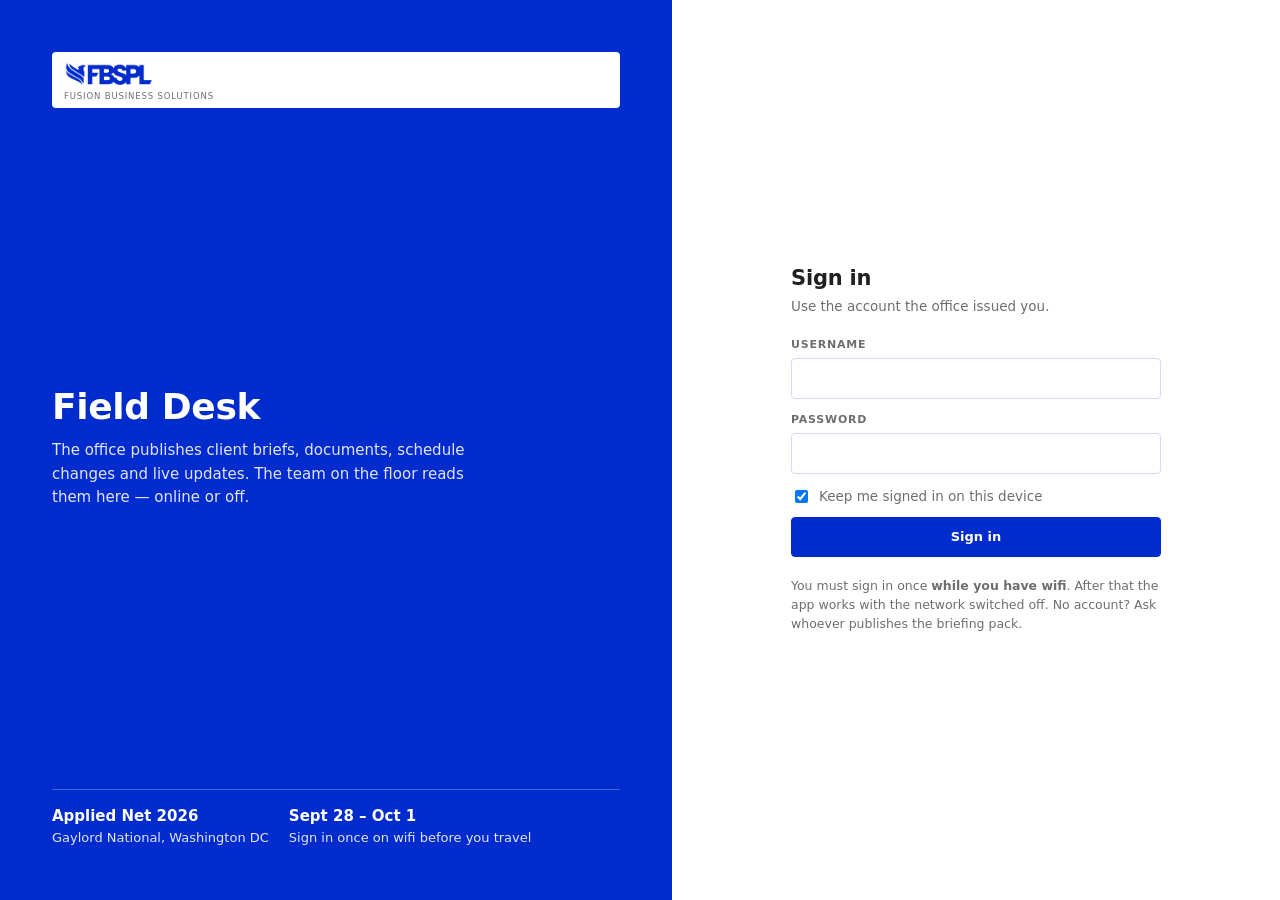
<file: static/index.html>
<!doctype html>
<html lang="en">
<head>
<meta charset="utf-8">
<meta name="viewport" content="width=device-width, initial-scale=1, viewport-fit=cover">
<title>FBSPL Field Desk</title>
<meta name="description" content="FBSPL internal briefing tool. Office publishes, floor team reads — online or off.">
<link rel="manifest" href="/static/manifest.webmanifest">
<meta name="theme-color" content="#002CCE">
<meta name="apple-mobile-web-app-capable" content="yes">
<meta name="apple-mobile-web-app-status-bar-style" content="black-translucent">
<link rel="stylesheet" href="/static/app.css">
</head>
<body class="locked">

<!-- sign-in gate -->
<div class="gate" id="gate" role="dialog" aria-modal="true" aria-label="Sign in to FBSPL Field Desk">
  <div class="gate-in">
    <div class="gate-art">
      <div class="brandslot"><div><img class="logo-img" src="/static/fbspl_logo.png" alt="FBSPL">
        <div class="bs">Fusion Business Solutions</div></div></div>
      <div>
        <h2>Field Desk</h2>
        <p class="lede">The office publishes client briefs, documents, schedule changes and live
          updates. The team on the floor reads them here — online or off.</p>
      </div>
      <div class="evt">
        <div><b>Applied Net 2026</b>Gaylord National, Washington DC</div>
        <div><b>Sept 28 – Oct 1</b>Sign in once on wifi before you travel</div>
      </div>
    </div>
    <div class="gate-form">
      <div class="box">
        <h3>Sign in</h3>
        <div class="sub">Use the account the office issued you.</div>
        <div class="gate-err" id="gateErr"></div>
        <form id="gateForm" autocomplete="on">
          <div class="fld"><label for="gUser">Username</label>
            <input class="inp" id="gUser" name="username" autocomplete="username"
                   autocapitalize="none" spellcheck="false" required></div>
          <div class="fld"><label for="gPass">Password</label>
            <input class="inp" id="gPass" name="password" type="password"
                   autocomplete="current-password" required></div>
          <label class="remember"><input type="checkbox" id="gKeep" checked>
            Keep me signed in on this device</label>
          <button class="btn" type="submit" id="gGo">Sign in</button>
        </form>
        <div class="gate-foot">
          You must sign in once <b>while you have wifi</b>. After that the app works with the
          network switched off. No account? Ask whoever publishes the briefing pack.
        </div>
      </div>
    </div>
  </div>
</div>

<header class="masthead" id="masthead">
  <div class="brandslot"><div><img class="logo-img" src="/static/fbspl_logo.png" alt="FBSPL">
    <div class="bs">Fusion Business Solutions</div></div></div>
  <div class="mh-t">
    <div class="kick"><span id="evtName">—</span> · <span id="evtVenue"></span></div>
    <h1>Field Desk</h1>
  </div>
  <div class="who">
    <div><span class="wn" id="whoName">—</span><span class="wr" id="whoRole">—</span></div>
    <button id="signOut" type="button">Sign out</button>
  </div>
</header>

<div class="statusbar">
  <span class="dot" id="netDot"></span><span id="netText">—</span>
  <span id="syncPending" class="hide"></span>
  <span style="flex:1"></span>
  <span class="badge mute" id="readiness">—</span>
  <button class="btn sub tiny" id="btnPrepare">Sync &amp; prepare offline</button>
</div>

<nav class="tabs" id="tabs" role="tablist">
  <button role="tab" aria-selected="true" data-p="brief">Brief <span class="pill" id="pBrief">0</span></button>
  <button role="tab" aria-selected="false" data-p="clients">Clients <span class="pill" id="pClients">0</span></button>
  <button role="tab" aria-selected="false" data-p="docs">Documents <span class="pill" id="pDocs">0</span></button>
  <!-- Schedule tab disabled — see p-sched panel below for reinstating -->
  <button role="tab" aria-selected="false" data-p="leads">Leads <span class="pill" id="pLeads">0</span></button>
  <button role="tab" aria-selected="false" data-p="imageleads">Image Leads <span class="pill" id="pImageLeads">0</span></button>
</nav>

<main class="wrap">
  <section class="panel on" id="p-brief" role="tabpanel">
    <div class="sec-h"><div><h2>Live updates from the office</h2>
      <div class="sub">Newest first. Pinned items stay at the top for the whole event.</div></div></div>
    <div class="feed" id="feed"></div>
  </section>

  <section class="panel" id="p-clients" role="tabpanel">
    <div class="sec-h"><div><h2>Client briefs</h2>
      <div class="sub">What the office needs you to know, say, and not say.</div></div></div>
    <div class="rowtools" style="margin-bottom:13px">
      <div style="flex:1 1 220px;max-width:380px">
        <input class="inp" id="qClients" placeholder="Search client, POC, owner, talking point…"></div>
      <div class="chips" id="cPriority">
        <button class="chip" aria-pressed="false" data-v="must">Must meet</button>
        <button class="chip" aria-pressed="false" data-v="target">Target</button>
        <button class="chip" aria-pressed="false" data-v="watch">Watch</button>
      </div>
      <button class="chip" id="collapseAllBtn" type="button" aria-pressed="false">Collapse all</button>
    </div>
    <div class="rowtools" style="margin-bottom:13px; gap:10px; flex-wrap:wrap; align-items:flex-end;">
      <div class="fld" style="min-width:180px; flex:1 1 180px;">
        <label for="fAM">Account manager</label>
        <select class="inp" id="fAM"><option value="all">All Account Managers</option></select>
      </div>
      <div class="fld" style="min-width:180px; flex:1 1 180px;">
        <label for="fAMS">AMS</label>
        <select class="inp" id="fAMS"><option value="all">All AMS</option></select>
      </div>
      <div class="fld" style="min-width:180px; flex:1 1 180px;">
        <label for="fStatus">Status</label>
        <select class="inp" id="fStatus"><option value="all">All Status</option></select>
      </div>
      <div class="fld" style="min-width:180px; flex:1 1 180px;">
        <label for="fHealth">Health</label>
        <select class="inp" id="fHealth"><option value="all">All Health</option></select>
      </div>
    </div>
    <div class="cards" id="clientCards"></div>
    <div class="more-row" id="clientMore"></div>
  </section>

  <section class="panel" id="p-docs" role="tabpanel">
    <div class="sec-h"><div><h2>Document library</h2>
      <div class="sub">Downloaded to this device in full, so they open with no network.</div></div></div>
    <div class="note">Tap <b>Sync &amp; prepare offline</b> while you still have wifi — new documents also download by themselves whenever the app syncs online. Documents are not
      fetched on demand — a PDF that streams is a PDF you cannot open in the exhibit hall.</div>
    <div class="dlist" id="docList"></div>
  </section>

  <!-- Schedule tab disabled
  <section class="panel" id="p-sched" role="tabpanel">
    <div class="sec-h"><div><h2>Meeting schedule</h2>
      <div class="sub">Sept 28 – Oct 1, 2026 · Gaylord National</div></div></div>
    <div id="schedList"></div>
  </section>
  -->

  <section class="panel" id="p-leads" role="tabpanel">
    <div class="sec-h">
      <div><h2>Leads captured</h2>
        <div class="sub">Saved on this device first, synced when there is signal.</div></div>
      <div class="rowtools"><span id="leadPending" class="badge ok">all synced</span>
        <button class="btn" id="addLead">+ Log a lead</button></div>
    </div>
    <div class="tscroll"><table class="tbl">
      <thead><tr><th>Captured</th><th>Name &amp; company</th><th>Contact</th>
        <th>Interest</th><th>Next step</th><th>Status</th></tr></thead>
      <tbody id="leadBody"></tbody>
    </table></div>
  </section>

  <section class="panel" id="p-imageleads" role="tabpanel">
    <div class="sec-h"><div><h2>Image leads</h2>
      <div class="sub">Photos of cards you captured. Saved on this phone first, uploaded when there is signal.</div></div></div>
    <div class="il-counts" id="imageLeadCounts"></div>
    <div class="il-list" id="imageLeadList"></div>
  </section>
</main>

<button class="fab hide" id="imgFab" type="button" aria-label="New image lead">
  <svg viewBox="0 0 24 24" aria-hidden="true" fill="none" stroke="currentColor" stroke-width="2"
       stroke-linecap="round" stroke-linejoin="round"><path d="M4 8h3l2-3h6l2 3h3a1 1 0 0 1 1 1v10a1 1 0 0 1-1 1H4a1 1 0 0 1-1-1V9a1 1 0 0 1 1-1z"/><circle cx="12" cy="13.5" r="3.5"/></svg>
</button>
<input class="il-file" type="file" id="ilGallery" accept="image/*,.heic,.heif" tabindex="-1" aria-hidden="true">
<input class="il-file" type="file" id="ilCapture" accept="image/*" capture="environment" tabindex="-1" aria-hidden="true">
<div id="imgHost"></div>

<div class="toast" id="toast"></div>
<div id="modalHost"></div>
<script type="module" src="/static/app.js"></script>
</body>
</html>
</file>
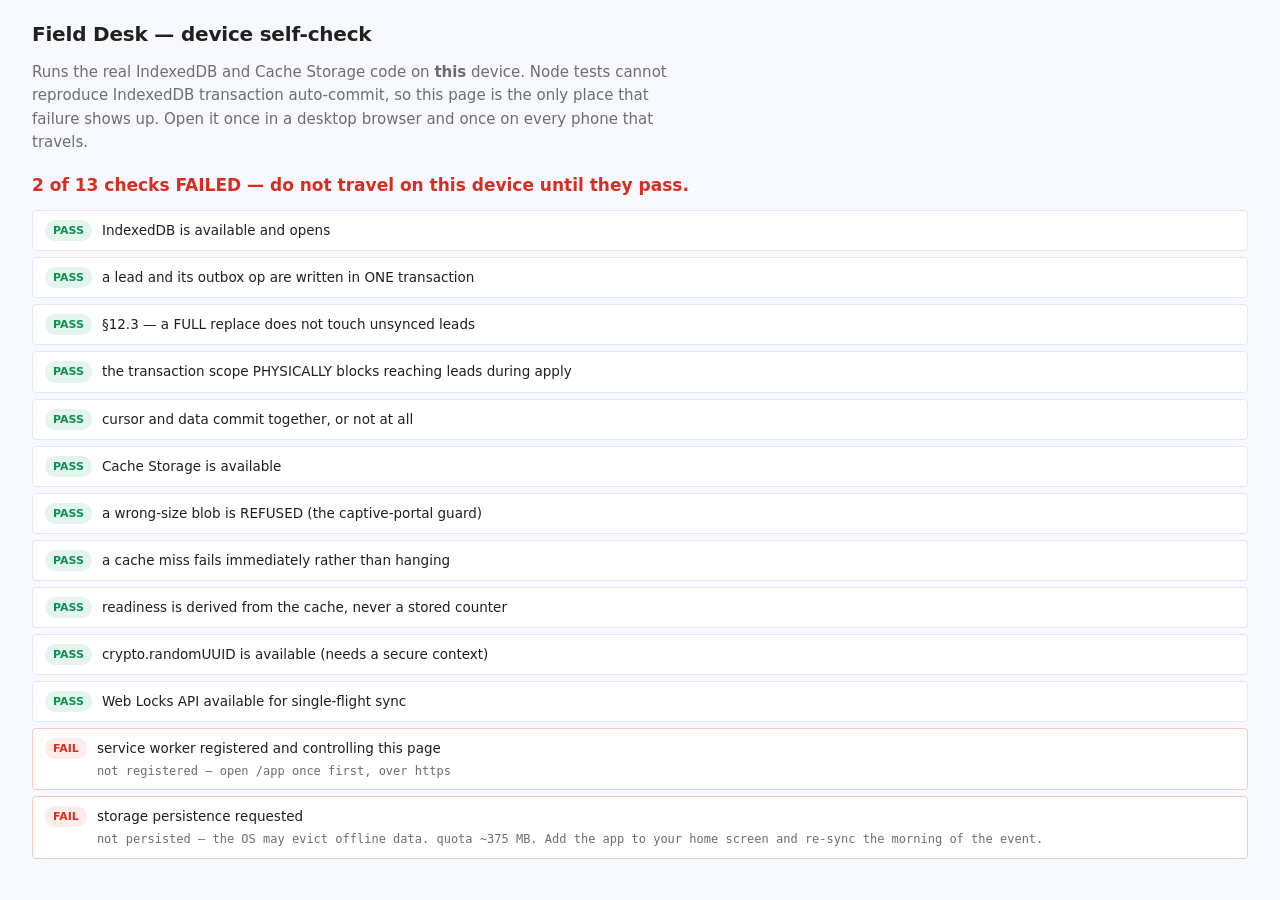
<file: static/selftest.html>
<!doctype html>
<html lang="en">
<head>
<meta charset="utf-8">
<meta name="viewport" content="width=device-width, initial-scale=1">
<title>Field Desk — device self-check</title>
<link rel="stylesheet" href="/static/app.css">
<style>
  body{padding:22px clamp(14px,4vw,32px);background:var(--lav-30)}
  .row{display:flex;gap:10px;align-items:flex-start;padding:9px 12px;background:#fff;
       border:1px solid var(--line);border-radius:var(--r-sm);margin-bottom:6px;font-size:13.5px}
  .row .tag{flex:none;font-weight:700;font-size:11px;padding:2px 8px;border-radius:99px}
  .pass .tag{background:#E3F5EC;color:var(--ok)} .fail .tag{background:#FDECEA;color:var(--err)}
  .fail{border-color:#F5C6C2}
  .why{color:var(--gray-700);font-size:12px;margin-top:3px;font-family:var(--mono)}
  #summary{font-size:17px;font-weight:700;margin:16px 0 12px}
  h1{font-size:20px;margin-bottom:6px} .lede{color:var(--gray-700);margin-bottom:18px;max-width:70ch}
</style>
</head>
<body>
<h1>Field Desk — device self-check</h1>
<p class="lede">Runs the real IndexedDB and Cache Storage code on <b>this</b> device. Node tests
cannot reproduce IndexedDB transaction auto-commit, so this page is the only place that
failure shows up. Open it once in a desktop browser and once on every phone that travels.</p>
<div id="summary">Running…</div>
<div id="out"></div>

<script type="module">
import { applyDelta, readiness, docUrl, REPLICA_STORES } from '/static/sync_core.js';

const out = document.getElementById('out');
let pass = 0, fail = 0;

function report(name, ok, why = '') {
  (ok ? pass++ : fail++);
  out.insertAdjacentHTML('beforeend', `<div class="row ${ok ? 'pass' : 'fail'}">
    <span class="tag">${ok ? 'PASS' : 'FAIL'}</span>
    <div><div>${name}</div>${why ? `<div class="why">${why}</div>` : ''}</div></div>`);
}
async function t(name, fn) {
  try { await fn(); report(name, true); }
  catch (e) { report(name, false, e && e.message ? e.message : String(e)); }
}
const assert = (c, m) => { if (!c) throw new Error(m || 'assertion failed'); };

/* Isolated database so running this never touches real event data. */
const DB = 'fielddesk-selftest';
const STORES = [...REPLICA_STORES, 'meta', 'leads', 'outbox'];

function openDb() {
  return new Promise((res, rej) => {
    const r = indexedDB.open(DB, 1);
    r.onupgradeneeded = () => {
      const db = r.result;
      for (const n of REPLICA_STORES) db.createObjectStore(n, { keyPath: 'id' });
      db.createObjectStore('meta', { keyPath: 'key' });
      db.createObjectStore('leads', { keyPath: 'id' }).createIndex('by_synced', 'synced');
      db.createObjectStore('outbox', { keyPath: 'id' }).createIndex('by_state', 'state');
    };
    r.onsuccess = () => res(r.result);
    r.onerror = () => rej(r.error);
  });
}
const done = (tx) => new Promise((res, rej) => {
  tx.oncomplete = res; tx.onerror = () => rej(tx.error); tx.onabort = () => rej(tx.error);
});
const wrap = (rq) => new Promise((res, rej) => {
  rq.onsuccess = () => res(rq.result); rq.onerror = () => rej(rq.error);
});

let db;
await t('IndexedDB is available and opens', async () => {
  await new Promise((res) => { const d = indexedDB.deleteDatabase(DB); d.onsuccess = res; d.onerror = res; d.onblocked = res; });
  db = await openDb();
  assert(db, 'no database handle');
});

await t('a lead and its outbox op are written in ONE transaction', async () => {
  const tx = db.transaction(['leads', 'outbox'], 'readwrite');
  tx.objectStore('leads').put({ id: 'L1', name: 'Dana', synced: 0 });
  tx.objectStore('outbox').put({ id: 'L1', type: 'lead', state: 'pending' });
  await done(tx);
  const rd = db.transaction('leads', 'readonly');
  assert((await wrap(rd.objectStore('leads').get('L1'))).synced === 0);
});

await t('§12.3 — a FULL replace does not touch unsynced leads', async () => {
  let tx = db.transaction(['leads', 'outbox'], 'readwrite');
  tx.objectStore('leads').put({ id: 'L2', name: 'Marc', synced: 0 });
  tx.objectStore('leads').put({ id: 'L3', name: 'Rosa', synced: 0 });
  tx.objectStore('outbox').put({ id: 'L2', type: 'lead', state: 'pending' });
  await done(tx);

  /* Exactly how the app applies a payload: scope excludes leads/outbox. */
  tx = db.transaction([...REPLICA_STORES, 'meta'], 'readwrite');
  const store = {
    clear: (n) => tx.objectStore(n).clear(),
    put: (n, o) => tx.objectStore(n).put(o),
    del: (n, k) => tx.objectStore(n).delete(k),
  };
  applyDelta(store, { full: true, version: 42, clients: [{ id: 'C1', name: 'Meridian' }], tombstones: {} });
  await done(tx);

  const rd = db.transaction(['leads', 'outbox', 'clients', 'meta'], 'readonly');
  assert(await wrap(rd.objectStore('leads').count()) === 3, 'unsynced leads were destroyed');
  assert(await wrap(rd.objectStore('outbox').count()) === 2, 'outbox was destroyed');
  assert(await wrap(rd.objectStore('clients').count()) === 1, 'replica not replaced');
  assert((await wrap(rd.objectStore('meta').get('cursor'))).version === 42, 'cursor did not advance');
});

await t('the transaction scope PHYSICALLY blocks reaching leads during apply', async () => {
  const tx = db.transaction([...REPLICA_STORES, 'meta'], 'readwrite');
  let threw = false;
  try { tx.objectStore('leads'); } catch { threw = true; }
  try { await done(tx); } catch { /* fine */ }
  assert(threw, 'leads was reachable from the apply transaction — the guard is gone');
});

await t('cursor and data commit together, or not at all', async () => {
  const before = await (async () => {
    const rd = db.transaction('meta', 'readonly');
    return (await wrap(rd.objectStore('meta').get('cursor'))).version;
  })();
  const tx = db.transaction([...REPLICA_STORES, 'meta'], 'readwrite');
  tx.objectStore('clients').put({ id: 'C9' });
  tx.objectStore('meta').put({ key: 'cursor', version: 99 });
  tx.abort();
  try { await done(tx); } catch { /* expected */ }
  const rd = db.transaction(['clients', 'meta'], 'readonly');
  assert((await wrap(rd.objectStore('meta').get('cursor'))).version === before, 'cursor leaked past an aborted apply');
  assert(!(await wrap(rd.objectStore('clients').get('C9'))), 'data leaked past an aborted apply');
});

await t('Cache Storage is available', async () => {
  assert('caches' in window, 'Cache Storage missing — offline documents cannot work');
  await caches.open('selftest-docs');
});

await t('a wrong-size blob is REFUSED (the captive-portal guard)', async () => {
  const doc = { id: 'D1', size_bytes: 1000, mime_type: 'application/pdf' };
  const portalPage = new Blob(['<html>wifi login</html>'], { type: 'text/html' });
  let refused = false;
  if (portalPage.size !== doc.size_bytes) refused = true;
  assert(refused, 'a captive portal page would have been cached as a PDF');
});

await t('a cache miss fails immediately rather than hanging', async () => {
  const cache = await caches.open('selftest-docs');
  const started = performance.now();
  const hit = await cache.match(docUrl('nope'));
  assert(!hit, 'unexpected cache hit');
  assert(performance.now() - started < 1000, 'a miss took too long — it would look like a hang');
});

await t('readiness is derived from the cache, never a stored counter', async () => {
  const cache = await caches.open('selftest-docs');
  const bytes = new Blob([new Uint8Array(2048)]);
  await cache.put(docUrl('D1'), new Response(bytes));
  const urls = new Set((await cache.keys()).map((r) => new URL(r.url).pathname));
  const r = readiness([{ id: 'D1', size_bytes: 2048 }, { id: 'D2', size_bytes: 4096 }], urls);
  assert(r.haveCount === 1 && r.total === 2 && !r.ready, 'readiness miscounted');
  await cache.delete(docUrl('D1'));
  const after = readiness([{ id: 'D1', size_bytes: 2048 }], new Set());
  assert(after.haveCount === 0, 'an evicted cache still reported as ready');
});

await t('crypto.randomUUID is available (needs a secure context)', async () => {
  assert(typeof crypto !== 'undefined' && crypto.randomUUID, 'no randomUUID — is this page on https?');
  assert(crypto.randomUUID() !== crypto.randomUUID());
});

await t('Web Locks API available for single-flight sync', async () => {
  assert(navigator.locks, 'no navigator.locks — two tabs could sync simultaneously');
  await navigator.locks.request('selftest', async () => true);
});

await t('service worker registered and controlling this page', async () => {
  assert('serviceWorker' in navigator, 'no service worker support — offline is impossible');
  const reg = await navigator.serviceWorker.getRegistration();
  assert(reg, 'not registered — open /app once first, over https');
});

await t('storage persistence requested', async () => {
  assert(navigator.storage && navigator.storage.estimate, 'no storage estimate API');
  const est = await navigator.storage.estimate();
  const persisted = navigator.storage.persisted ? await navigator.storage.persisted() : false;
  if (!persisted) throw new Error(
    `not persisted — the OS may evict offline data. quota ~${Math.round((est.quota || 0) / 1e6)} MB. `
    + 'Add the app to your home screen and re-sync the morning of the event.');
});

/* cleanup */
await caches.delete('selftest-docs');
db.close();
indexedDB.deleteDatabase(DB);

const s = document.getElementById('summary');
s.textContent = fail === 0
  ? `All ${pass} checks passed — this device can run Field Desk offline.`
  : `${fail} of ${pass + fail} checks FAILED — do not travel on this device until they pass.`;
s.style.color = fail === 0 ? 'var(--ok)' : 'var(--err)';
</script>
</body>
</html>
</file>
<file: static/app.css>
/* FBSPL brand tokens — carried over verbatim from Phase 1 (§13).
   Blue #002CCE primary · lavender backgrounds · orange = critical only */
:root{
  --blue:#002CCE; --blue-hover:#0023A6;
  --lav-100:#E4E4FF; --lav-50:#F2F2FF; --lav-30:#F8F8FF; --lav-15:#FCFCFF;
  --orange:#FC921F; --black:#221F1F; --white:#fff;
  --gray-700:#6D6E71; --gray-400:#B8B9BB;
  --line:#E4E4FF; --line-2:#D7D7FF;
  --ok:#0E8F55; --err:#D92D20;
  --font:"Futura PT","Century Gothic","URW Gothic",Avenir,"Avenir Next",system-ui,-apple-system,"Segoe UI",Arial,sans-serif;
  --mono:ui-monospace,SFMono-Regular,"SF Mono",Menlo,Consolas,monospace;
  --r-sm:4px; --r-md:8px; --r-lg:12px;
  --sh-sm:0 1px 2px rgba(34,31,31,.08); --sh-md:0 8px 24px rgba(34,31,31,.10);
}
*{box-sizing:border-box}
html{-webkit-text-size-adjust:100%}
body{margin:0;background:var(--lav-30);color:var(--black);font-family:var(--font);
  font-size:15px;line-height:1.55;-webkit-font-smoothing:antialiased}
h1,h2,h3{margin:0;font-weight:700;letter-spacing:-.01em;line-height:1.2}
button,input,select,textarea{font:inherit;color:inherit}
.hide{display:none !important}

/* masthead */
.masthead{background:var(--blue);color:#fff;padding:12px clamp(14px,3.5vw,28px);
  display:flex;align-items:center;gap:14px;flex-wrap:wrap;position:sticky;top:0;z-index:40}
.brandslot{display:flex;align-items:center;gap:8px;padding:7px 12px;background:#fff;
  border-radius:var(--r-sm);flex:none}
.brandslot .logo-img{height:20px;width:auto;display:block}
@media(min-width:700px){.brandslot .logo-img{height:30px}}
.brandslot .bs{font-size:8.5px;letter-spacing:.1em;text-transform:uppercase;
  color:var(--gray-700);line-height:1;margin-top:3px}
.mh-t{flex:1 1 200px;min-width:0}
.mh-t .kick{font-size:10px;letter-spacing:.16em;text-transform:uppercase;opacity:.82;
  font-family:var(--mono)}
.mh-t h1{font-size:clamp(16px,2.2vw,20px);margin-top:2px}
.who{display:flex;align-items:center;gap:8px;background:rgba(255,255,255,.12);
  border:1px solid rgba(255,255,255,.26);border-radius:999px;padding:4px 5px 4px 12px}
.who .wn{font-size:13px;font-weight:600;white-space:nowrap;line-height:1.15}
.who .wr{display:block;font-size:11px;font-weight:400;color:#D7D7FF}
.who button{background:rgba(255,255,255,.16);color:#fff;border:0;border-radius:999px;
  padding:5px 11px;font-size:12px;cursor:pointer}

/* offline / sync status strip */
.statusbar{display:flex;gap:10px;align-items:center;flex-wrap:wrap;
  padding:8px clamp(14px,3.5vw,28px);background:#fff;border-bottom:1px solid var(--line);
  font-size:12.5px;color:var(--gray-700);position:sticky;top:var(--mh-h,60px);z-index:35}
.statusbar b{color:var(--black)}
.dot{width:8px;height:8px;border-radius:50%;background:var(--gray-400);flex:none}
.dot.on{background:var(--ok)} .dot.off{background:var(--orange)}
.pending{background:var(--orange);color:var(--black);border-radius:99px;
  padding:1px 9px;font-weight:700;font-size:11.5px}

/* tabs */
.tabs{background:#fff;border-bottom:1px solid var(--line);padding:0 clamp(14px,3.5vw,28px);
  display:flex;gap:2px;overflow-x:auto}
.tabs button{background:transparent;border:0;border-bottom:3px solid transparent;
  padding:12px 13px 10px;font-size:13.5px;font-weight:600;color:var(--gray-700);
  cursor:pointer;white-space:nowrap;display:flex;align-items:center;gap:6px}
.tabs button[aria-selected="true"]{color:var(--blue);border-bottom-color:var(--blue)}
.tabs .pill{background:var(--lav-100);color:var(--blue);font-size:10.5px;font-weight:700;
  padding:1px 6px;border-radius:9px;min-width:18px;text-align:center}
.tabs button[aria-selected="true"] .pill{background:var(--blue);color:#fff}
.tabs .pill.urgent{background:var(--orange);color:var(--black)}

.wrap{max-width:1200px;margin:0 auto;padding:18px clamp(14px,3.5vw,28px) 80px}
.panel{display:none} .panel.on{display:block}
.sec-h{display:flex;align-items:flex-end;justify-content:space-between;gap:12px;
  flex-wrap:wrap;margin:0 0 12px}
.sec-h h2{font-size:18px}
.sec-h .sub{color:var(--gray-700);font-size:13px;margin-top:3px}
.rowtools{display:flex;gap:8px;flex-wrap:wrap;align-items:center}

/* controls */
.btn{background:var(--blue);color:#fff;border:1px solid var(--blue);padding:9px 15px;
  border-radius:var(--r-sm);font-size:13px;font-weight:600;cursor:pointer;
  display:inline-flex;align-items:center;gap:6px}
.btn:hover{background:var(--blue-hover)}
.btn.ghost{background:#fff;color:var(--blue)}
.btn.sub{background:#fff;color:var(--gray-700);border-color:var(--line-2)}
.btn.crit{background:var(--orange);border-color:var(--orange);color:var(--black)}
.btn.tiny{padding:5px 10px;font-size:11.5px}
.btn:disabled{opacity:.45;cursor:not-allowed}
.inp{width:100%;background:#fff;border:1px solid var(--line-2);border-radius:var(--r-sm);
  padding:9px 11px;font-size:13.5px}
.inp:focus{outline:2px solid var(--blue);outline-offset:-1px}
textarea.inp{min-height:76px;resize:vertical}
.fld{margin-bottom:12px}
.fld label{display:block;font-size:11px;font-weight:700;letter-spacing:.07em;
  text-transform:uppercase;color:var(--gray-700);margin-bottom:5px}
.grid2{display:grid;grid-template-columns:1fr 1fr;gap:0 14px}
@media(max-width:700px){.grid2{grid-template-columns:1fr}}
.chips{display:flex;gap:6px;flex-wrap:wrap}
.chip{background:#fff;border:1px solid var(--line-2);color:var(--gray-700);padding:9px 16px;
  border-radius:99px;font-size:12px;font-weight:600;cursor:pointer}
.chip[aria-pressed="true"]{background:var(--blue);border-color:var(--blue);color:#fff}
.badge{display:inline-flex;align-items:center;gap:5px;padding:3px 9px;border-radius:99px;
  font-size:11px;font-weight:700;background:var(--lav-100);color:var(--blue);white-space:nowrap}
.badge.crit{background:var(--orange);color:var(--black)}
.badge.ok{background:#E3F5EC;color:var(--ok)}
.badge.err{background:#FDECEA;color:var(--err)}
.badge.mute{background:var(--lav-50);color:var(--gray-700);border:1px solid var(--line)}
.badge.dark{background:var(--black);color:#fff}

/* client cards */
.cards{display:grid;grid-template-columns:repeat(auto-fill,minmax(330px,1fr));gap:14px}
.more-row{display:flex;flex-wrap:wrap;gap:10px;align-items:center;justify-content:center;
  margin-top:14px;color:var(--gray-700);font-size:13px}
.more-row:empty{display:none}
.ccard{background:#fff;border:1px solid var(--line);border-radius:var(--r-md);overflow:hidden;
  box-shadow:var(--sh-sm);display:flex;flex-direction:column}
.ccard.p-must{border-left:4px solid var(--orange)}
.ccard.p-target{border-left:4px solid var(--blue)}
.ccard.p-watch{border-left:4px solid var(--lav-100)}
.ccard header{padding:12px 15px;background:var(--lav-30);border-bottom:1px solid var(--line);
  position:relative}
.ccard header.ctop{cursor:pointer;padding-right:34px}
.ccard header.ctop:focus-visible{outline:2px solid var(--blue);outline-offset:-2px}
.ccard .cname{font-size:16px;font-weight:700;line-height:1.25}
.ccard .cmeta{font-size:12px;color:var(--gray-700);margin-top:3px;display:flex;gap:8px;flex-wrap:wrap}
.ccard .ctog{position:absolute;top:14px;right:14px;color:var(--gray-700);font-size:13px;
  transition:transform .15s ease}
.ccard.collapsed .ctog{transform:rotate(-90deg)}
.ccard .cbody{padding:13px 15px;flex:1;display:flex;flex-direction:column;gap:12px}
.cbody-more{display:flex;flex-direction:column;gap:12px}
.ccard.collapsed .cbody{gap:0}
.ccard.collapsed .cbody-more{display:none}
.ccard.collapsed footer{display:none}
.ccard footer{padding:10px 15px;border-top:1px solid var(--line);background:var(--lav-15);
  display:flex;gap:8px;flex-wrap:wrap;justify-content:space-between;align-items:center}
.blk .bt{font-size:10.5px;font-weight:700;letter-spacing:.09em;text-transform:uppercase;
  color:var(--gray-700);margin-bottom:5px}
.blk ul{margin:0;padding-left:17px}
.blk li{margin-bottom:4px;font-size:13.5px}
.blk li::marker{color:var(--blue)}
.blk.say .bt{color:var(--ok)} .blk.say li::marker{color:var(--ok)}
.blk.avoid{background:#FFF6EC;border:1px solid #FBDCB4;border-radius:var(--r-sm);padding:10px 12px}
.blk.avoid .bt{color:#9A5A08} .blk.avoid li::marker{color:var(--orange)}

/* Scope of service & whitespace */
.blk.svc{background:var(--lav-30);border:1px solid var(--line);border-radius:var(--r-sm);padding:10px 12px}
.svc-grid{display:grid;grid-template-columns:1fr 1fr;gap:14px;margin-top:2px}
@media (max-width:520px){.svc-grid{grid-template-columns:1fr}}
.svc-col .svc-h{display:flex;justify-content:space-between;align-items:baseline;gap:8px;
  font-size:10.5px;font-weight:700;letter-spacing:.07em;text-transform:uppercase;
  color:var(--gray-700);border-bottom:1px solid var(--line-2);padding-bottom:4px;margin-bottom:6px}
.svc-count{font-weight:400;letter-spacing:0;text-transform:none;font-size:10.5px;color:var(--gray-400)}
.svc-list{list-style:none;margin:0;padding:0;display:flex;flex-direction:column;gap:4px}
.svc-list li{display:flex;align-items:center;gap:7px;font-size:12.5px;color:var(--black)}
.svc-list li .tick{flex:none;width:15px;height:15px;border-radius:4px;font-size:10px;font-weight:700;
  display:inline-flex;align-items:center;justify-content:center}
.svc-list li.on .tick{background:#E8F6EF;color:#0B6B41}
.svc-list li.on .cnt{margin-left:auto;font-size:10.5px;font-weight:600;background:var(--lav-100);
  color:var(--blue);padding:1px 7px;border-radius:99px}
.svc-list li.off{color:var(--gray-400)}
.svc-list li.off .tick{border:1.5px dashed var(--line-2)}

/* How to play it at the booth */
.blk.cues{background:var(--lav-50);border:1px solid var(--line);border-left:3px solid var(--blue);
  border-radius:var(--r-sm);padding:10px 12px}
.blk.cues ul{list-style:none;margin:0;padding:0;display:flex;flex-direction:column;gap:7px}
.blk.cues li{display:flex;gap:8px;font-size:13px;color:var(--black);margin:0}
.blk.cues li::before{content:"→";color:var(--blue);font-weight:700;flex:none}
.poc{background:var(--lav-30);border:1px solid var(--line);border-radius:var(--r-sm);
  padding:9px 11px;font-size:13px;margin-bottom:6px}
.poc .pn{font-weight:700} .poc .pt{color:var(--gray-700);font-size:12px}
.poc.good{background:#E8F6EF;border-color:#BFE5D3}
.poc.warnx{background:#FFF3E3;border-color:#FBD9AC}
.poc.critx{background:#FDECEA;border-color:#F5C6C2}
.poc .tone{font-weight:600}
.poc.good .tone{color:#0B6B41} .poc.warnx .tone{color:#8A4B00} .poc.critx .tone{color:#912018}
.sig{display:flex;flex-wrap:wrap;gap:6px}
.sig span{font-size:11.5px;font-weight:600;border-radius:var(--r-sm);padding:3px 8px;
  background:var(--lav-50);border:1px solid var(--line);color:var(--black)}
.sig span i{font-style:normal;font-weight:400;color:var(--gray-700)}
.sig span.good{background:#E8F6EF;border-color:#BFE5D3;color:#0B6B41}
.sig span.warnx{background:#FFF3E3;border-color:#FBD9AC;color:#8A4B00}
.sig span.critx{background:#FDECEA;border-color:#F5C6C2;color:#912018}
.sig span.blue{background:var(--lav-100);border-color:var(--line-2);color:var(--blue)}
.attach{display:flex;gap:6px;flex-wrap:wrap}
.attach a{display:inline-flex;align-items:center;gap:6px;background:var(--lav-50);
  border:1px solid var(--line-2);color:var(--blue);text-decoration:none;font-size:12px;
  font-weight:600;padding:5px 10px;border-radius:var(--r-sm);cursor:pointer}
.attach a.missing{background:#FDECEA;border-color:#F5C6C2;color:#912018}

/* feed */
.feed{display:flex;flex-direction:column;gap:11px}
.fitem{background:#fff;border:1px solid var(--line);border-left:4px solid var(--blue);
  border-radius:var(--r-md);padding:13px 15px;box-shadow:var(--sh-sm)}
.fitem.urgent{border-left-color:var(--orange);background:#FFFAF4}
.fitem.pinned{background:var(--lav-30)}
.fitem .fh{display:flex;gap:9px;align-items:center;flex-wrap:wrap;margin-bottom:6px}
.fitem .ft{font-weight:700;font-size:14.5px;flex:1 1 auto;min-width:0}
.fitem .fm{font-size:11.5px;color:var(--gray-700);font-family:var(--mono)}
.fitem .fb{font-size:13.5px;white-space:pre-wrap}

/* schedule */
.day{margin-bottom:20px}
.day-h{display:flex;align-items:baseline;gap:10px;padding:8px 0;
  border-bottom:2px solid var(--blue);margin-bottom:10px}
.day-h h3{font-size:15px;color:var(--blue)}
.day-h .dd{font-size:12px;color:var(--gray-700)}
.day-h .today{background:var(--orange);color:var(--black);font-size:10px;font-weight:700;
  padding:2px 8px;border-radius:99px;text-transform:uppercase}
.mrow{display:grid;grid-template-columns:92px 1fr auto;gap:14px;align-items:start;
  background:#fff;border:1px solid var(--line);border-radius:var(--r-md);
  padding:11px 13px;margin-bottom:8px}
.mrow .mt{font-weight:700;font-size:14px;color:var(--blue);font-variant-numeric:tabular-nums}
.mrow .mt small{display:block;font-size:11px;color:var(--gray-700);font-weight:400}
.mrow .mw{font-weight:700;font-size:14.5px}
.mrow .mi{font-size:12.5px;color:var(--gray-700);margin-top:3px}
.mrow.done{opacity:.6} .mrow.done .mw{text-decoration:line-through}
@media(max-width:640px){.mrow{grid-template-columns:1fr;gap:8px}}

/* docs + tables */
.dlist{display:grid;grid-template-columns:repeat(auto-fill,minmax(260px,1fr));gap:12px}
.dcard{background:#fff;border:1px solid var(--line);border-radius:var(--r-md);padding:13px;
  display:flex;gap:12px;align-items:flex-start;box-shadow:var(--sh-sm)}
.dicon{width:36px;height:44px;border-radius:3px;background:var(--lav-100);
  border:1px solid var(--line-2);display:flex;align-items:center;justify-content:center;
  font-size:9px;font-weight:700;color:var(--blue);flex:none}
.dicon.pdf{background:#FDECEA;border-color:#F6C9C4;color:var(--err)}
.dcard .dn{font-weight:700;font-size:13.5px;word-break:break-word;line-height:1.3}
.dcard .dm{font-size:11.5px;color:var(--gray-700);margin-top:4px}
.tbl{width:100%;border-collapse:collapse;background:#fff;border:1px solid var(--line);
  border-radius:var(--r-md);overflow:hidden}
.tbl th{background:var(--lav-100);text-align:left;font-size:11px;letter-spacing:.08em;
  text-transform:uppercase;padding:10px 12px;font-weight:700}
.tbl td{padding:10px 12px;border-bottom:1px solid var(--line);font-size:13px;vertical-align:top}
.tscroll{overflow-x:auto;border-radius:var(--r-md)}

.empty{background:var(--lav-30);border:1px dashed var(--line-2);border-radius:var(--r-md);
  padding:30px 20px;text-align:center;color:var(--gray-700)}
.empty b{display:block;color:var(--black);font-size:15px;margin-bottom:5px}
.note{background:var(--lav-50);border:1px solid var(--line);border-left:3px solid var(--blue);
  border-radius:var(--r-sm);padding:11px 14px;font-size:13px;margin-bottom:14px}
.note.crit{background:#FFF6EC;border-color:#FBDCB4;border-left-color:var(--orange)}

/* modal + toast */
.scrim{position:fixed;inset:0;background:rgba(34,31,31,.55);z-index:80;display:flex;
  align-items:flex-start;justify-content:center;padding:24px 14px;overflow-y:auto}
.modal{background:#fff;border-radius:var(--r-lg);width:100%;max-width:600px;
  box-shadow:var(--sh-md);margin:auto}
.modal header{padding:15px 19px;border-bottom:1px solid var(--line);display:flex;
  align-items:center;justify-content:space-between;background:var(--lav-30);
  border-radius:var(--r-lg) var(--r-lg) 0 0}
.modal .mbody{padding:19px}
.modal footer{padding:13px 19px;border-top:1px solid var(--line);display:flex;gap:9px;
  justify-content:flex-end;background:var(--lav-15);border-radius:0 0 var(--r-lg) var(--r-lg)}
.x{background:transparent;border:0;font-size:22px;cursor:pointer;color:var(--gray-700)}
.toast{position:fixed;left:50%;bottom:24px;transform:translateX(-50%);z-index:100;
  background:var(--black);color:#fff;padding:11px 20px;border-radius:99px;font-size:13.5px;
  font-weight:600;box-shadow:var(--sh-md);opacity:0;pointer-events:none;transition:opacity .2s}
.toast.on{opacity:1}
.toast.err{background:var(--err)} .toast.ok{background:var(--ok)}

/* sign-in gate */
.gate{position:fixed;inset:0;z-index:200;background:var(--lav-30);overflow:auto;display:none}
body.locked .gate{display:block}
body.locked>.masthead,body.locked>.statusbar,body.locked>.tabs,body.locked>.wrap{display:none}
.gate-in{min-height:100%;display:grid;grid-template-columns:1.05fr .95fr}
.gate-art{background:var(--blue);color:#fff;padding:clamp(28px,5vw,52px);display:flex;
  flex-direction:column;justify-content:space-between;gap:26px}
.gate-art h2{font-size:clamp(25px,3.2vw,36px);line-height:1.12;margin:0 0 12px}
.gate-art .lede{font-size:15px;color:#E4E4FF;max-width:44ch;margin:0}
.gate-art .evt{border-top:1px solid rgba(255,255,255,.26);padding-top:15px;display:flex;
  flex-wrap:wrap;gap:20px;font-size:13px;color:#E4E4FF}
.gate-art .evt b{display:block;color:#fff;font-size:15px}
.gate-form{background:#fff;padding:clamp(28px,5vw,52px);display:flex;flex-direction:column;
  justify-content:center}
.gate-form .box{width:100%;max-width:370px;margin:0 auto}
.gate-form h3{font-size:21px;margin-bottom:4px}
.gate-form .sub{font-size:13.5px;color:var(--gray-700);margin-bottom:20px}
.gate-form .btn{width:100%;justify-content:center;margin-top:6px}
.gate-err{display:none;margin:0 0 13px;padding:10px 12px;border-radius:var(--r-sm);
  background:#FDECEA;border:1px solid #F5C6C2;color:#912018;font-size:13px}
.gate-err.on{display:block}
.remember{display:flex;align-items:center;gap:8px;font-size:13.5px;color:var(--gray-700);margin:4px 0}
.gate-foot{margin-top:20px;font-size:12.5px;color:var(--gray-700);line-height:1.5}
@media(max-width:820px){.gate-in{grid-template-columns:1fr}.gate-art{order:2}
  .gate-form{order:1;min-height:100vh}}

/* ==== Image leads (static/image_leads.js) ================================ */
.fab{position:fixed;right:calc(18px + env(safe-area-inset-right));
  bottom:calc(20px + env(safe-area-inset-bottom));width:56px;height:56px;border-radius:50%;
  background:var(--blue);color:#fff;border:0;box-shadow:0 6px 18px rgba(0,44,206,.35),var(--sh-md);
  display:flex;align-items:center;justify-content:center;cursor:pointer;z-index:60;
  -webkit-tap-highlight-color:transparent}
.fab:hover{background:var(--blue-hover)}
.fab:active{transform:scale(.95)}
.fab:focus-visible{outline:3px solid var(--line-2);outline-offset:2px}
.fab svg{width:26px;height:26px}
body.locked .fab,body.il-open .fab{display:none}
body.il-open{overflow:hidden}
.il-file{position:fixed;left:-9999px;top:0;width:1px;height:1px;opacity:0}

/* list */
.il-counts{font-size:13px;color:var(--gray-700);margin:0 0 12px}
.il-counts:empty{display:none}
.il-list{display:grid;grid-template-columns:repeat(auto-fill,minmax(min(100%,320px),1fr));gap:12px}
.il-card{background:#fff;border:1px solid var(--line);border-radius:var(--r-md);box-shadow:var(--sh-sm);
  padding:12px 13px;display:flex;flex-direction:column;gap:8px;cursor:pointer;min-width:0}
.il-card.draft{border-style:dashed;background:var(--lav-15)}
.il-card:focus-visible{outline:2px solid var(--blue);outline-offset:1px}
.il-ch{display:flex;gap:8px;align-items:flex-start;justify-content:space-between}
.il-cn{font-weight:700;font-size:15px;line-height:1.3;overflow-wrap:anywhere}
.il-cm{font-size:11.5px;color:var(--gray-700);font-family:var(--mono);margin-top:2px}
.il-cnote{font-size:13px;overflow-wrap:anywhere}
.il-cerr{font-size:12.5px;color:var(--err);overflow-wrap:anywhere}
.il-cthumbs{display:flex;gap:8px}
.il-cthumbs .il-thumb{width:84px;height:84px;aspect-ratio:auto;flex:none;font-size:11px}
.il-cact{display:flex;gap:8px;flex-wrap:wrap}

/* thumbnails */
.il-thumb{width:100%;aspect-ratio:3/4;border-radius:var(--r-sm);background:var(--lav-100);overflow:hidden;
  display:flex;align-items:center;justify-content:center;color:var(--gray-700);font-size:12px;
  text-align:center;line-height:1.3}
.il-thumb img{width:100%;height:100%;object-fit:cover;display:block}

/* capture sheet */
.il-sheet{position:fixed;inset:0;z-index:85;background:rgba(34,31,31,.55);display:flex;
  justify-content:center;align-items:stretch}
.il-panel{background:#fff;width:100%;height:100%;display:flex;flex-direction:column;min-width:0}
.il-h{flex:none;display:flex;align-items:center;justify-content:space-between;gap:10px;
  padding:10px 14px;padding-top:calc(10px + env(safe-area-inset-top));
  border-bottom:1px solid var(--line);background:var(--lav-30)}
.il-h h3{font-size:17px}
.il-body{flex:1 1 auto;min-height:0;overflow-y:auto;-webkit-overflow-scrolling:touch;
  overscroll-behavior:contain;padding:16px}
.il-f{flex:none;border-top:1px solid var(--line);background:var(--lav-15);
  padding:10px 14px calc(10px + env(safe-area-inset-bottom))}
.il-fbtns{display:flex;gap:8px;align-items:center;flex-wrap:wrap}
.il-fbtns .il-sp{flex:1}
.il-reason{font-size:12px;color:var(--gray-700);text-align:right;margin-top:6px}
.il-reason.err{color:var(--err)}
@media(min-width:700px){
  .il-sheet{align-items:center;padding:24px}
  .il-panel{max-width:600px;height:auto;max-height:100%;border-radius:var(--r-lg);box-shadow:var(--sh-md)}
  .il-h{padding-top:10px;border-radius:var(--r-lg) var(--r-lg) 0 0}
  .il-f{padding-bottom:10px;border-radius:0 0 var(--r-lg) var(--r-lg)}
}
.il-chip{display:flex;align-items:center;justify-content:space-between;gap:10px;background:var(--lav-50);
  border:1px solid var(--line-2);border-radius:var(--r-md);padding:8px 8px 8px 12px}
.il-chip .n{font-weight:700;font-size:14.5px;min-width:0;overflow-wrap:anywhere}
.il-matches{display:flex;flex-direction:column;margin-top:6px;border:1px solid var(--line);
  border-radius:var(--r-md);overflow:hidden;background:#fff}
.il-match{display:block;width:100%;text-align:left;background:#fff;border:0;
  border-bottom:1px solid var(--line);padding:11px 12px;font-size:14px;cursor:pointer;overflow-wrap:anywhere}
.il-match:last-child{border-bottom:0}
.il-match:hover,.il-match:focus-visible{background:var(--lav-50)}
.il-hint{font-size:12.5px;color:var(--gray-700);margin-top:6px}
.il-toggle{display:inline-block;margin-top:6px;background:none;border:0;padding:6px 0;color:var(--blue);
  font-size:13px;font-weight:600;text-decoration:underline;cursor:pointer}
.il-slots{display:grid;grid-template-columns:1fr 1fr;gap:10px}
.il-slot{border:1px solid var(--line-2);border-radius:var(--r-md);background:var(--lav-30);padding:8px;
  display:flex;flex-direction:column;gap:7px;min-width:0}
.il-slot.empty{border-style:dashed}
.il-slot-t{font-size:11px;font-weight:700;letter-spacing:.07em;text-transform:uppercase;color:var(--gray-700)}
.il-slot .btns{display:flex;flex-direction:column;gap:6px}
.il-slot .btn{justify-content:center;width:100%}
.il-st{font-size:11.5px;color:var(--gray-700);overflow-wrap:anywhere}
.il-st:empty{display:none}
.il-st.err{color:var(--err)}
.il-help{margin-top:4px;background:#FFF6EC;border:1px solid #FBDCB4;border-left:3px solid var(--orange);
  border-radius:var(--r-sm);padding:12px 14px;font-size:13px}
.il-help h4{margin:0 0 6px;font-size:14px}
.il-help p{margin:0 0 6px}
.il-help ul{margin:4px 0 8px;padding-left:18px}
.il-help li{margin-bottom:4px}

/* camera */
.il-cam{position:fixed;inset:0;z-index:90;background:#000;display:flex;flex-direction:column}
.il-cam video{flex:1 1 auto;min-height:0;width:100%;object-fit:contain;background:#000}
.il-cam-bar{flex:none;display:grid;grid-template-columns:1fr auto 1fr;align-items:center;gap:10px;
  padding:16px 20px calc(16px + env(safe-area-inset-bottom))}
.il-cam-bar .btn{justify-self:start}
.il-shutter{width:74px;height:74px;border-radius:50%;background:#fff;border:6px solid rgba(255,255,255,.35);
  background-clip:padding-box;cursor:pointer;-webkit-tap-highlight-color:transparent}
.il-shutter:active{transform:scale(.93)}

/* viewer */
.il-view{position:fixed;inset:0;z-index:90;background:#111;color:#fff;display:flex;flex-direction:column}
.il-vh{flex:none;display:flex;align-items:center;gap:10px;padding:8px 14px;
  padding-top:calc(8px + env(safe-area-inset-top))}
.il-vh .t{flex:1;min-width:0;font-weight:700;font-size:14px;overflow:hidden;text-overflow:ellipsis;white-space:nowrap}
.il-vh .c{font-size:12px;opacity:.8;font-family:var(--mono)}
.il-vh .x{color:#fff}
.il-stage{flex:1 1 auto;min-height:0;position:relative;display:flex;align-items:center;justify-content:center}
.il-stage img{position:absolute;inset:8px;width:calc(100% - 16px);height:calc(100% - 16px);object-fit:contain}
.il-vmsg{color:#ddd;font-size:14px;text-align:center;padding:20px;max-width:34ch}
.il-vbar{flex:none;display:flex;gap:8px;justify-content:center;flex-wrap:wrap;
  padding:12px 14px calc(12px + env(safe-area-inset-bottom))}
.il-dlg{z-index:96;align-items:center}
.il-noprev{display:flex;align-items:center;justify-content:center;width:100%;height:100%;
  padding:6px;text-align:center;font-size:11.5px;color:var(--gray-700)}
/* Keep toasts clear of the camera shutter and the sheet's footer buttons. */
body.il-open .toast{bottom:calc(128px + env(safe-area-inset-bottom))}
</file>
